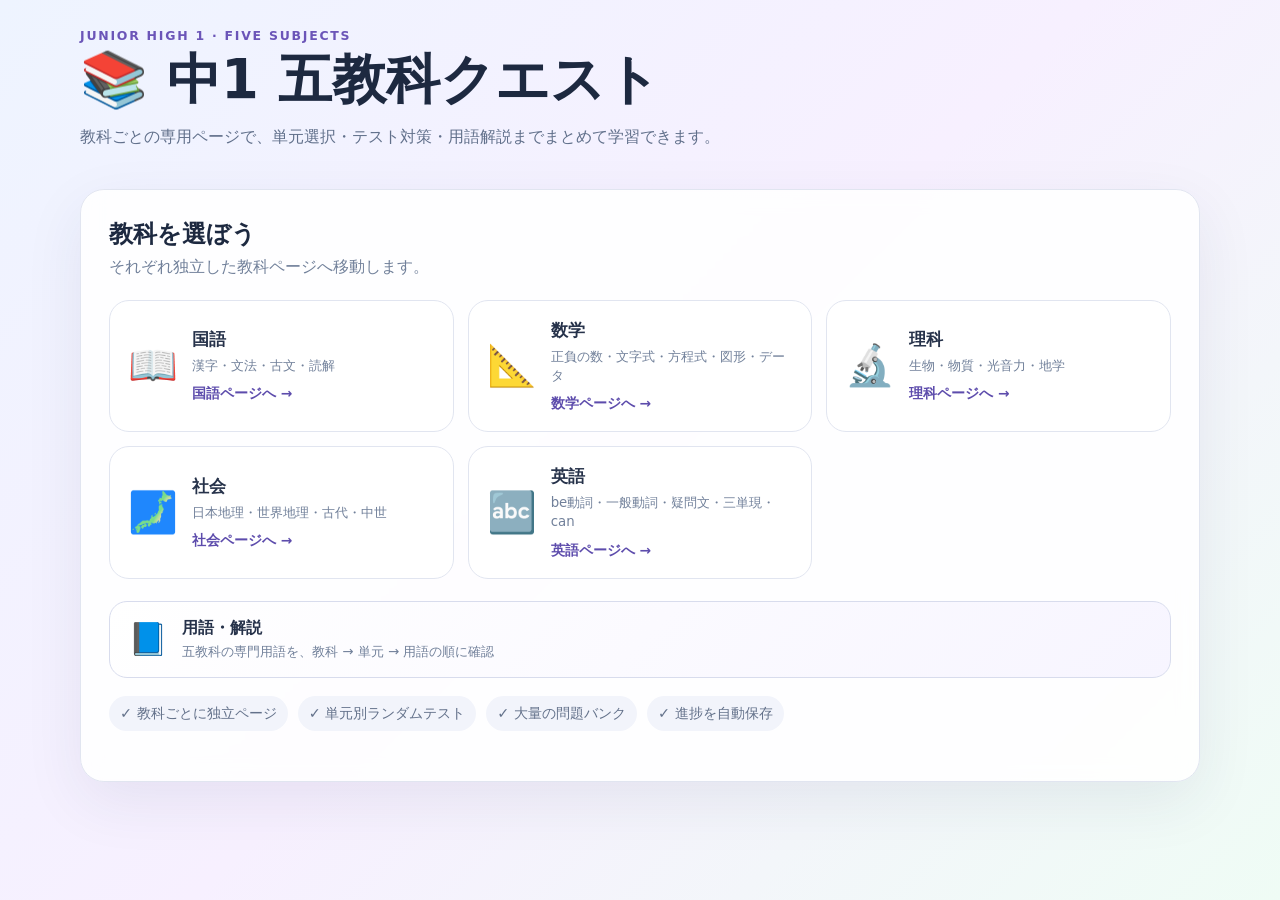
<file: index.html>
<!doctype html><html lang="ja"><head><meta charset="utf-8"><meta name="viewport" content="width=device-width,initial-scale=1"><meta http-equiv="Cache-Control" content="no-cache, no-store, must-revalidate"><meta http-equiv="Pragma" content="no-cache"><meta http-equiv="Expires" content="0"><title>中1 五教科クエスト</title><link rel="stylesheet" href="style.css?v=20260824-6"></head><body><main class="app"><header class="hero"><div><p class="eyebrow">JUNIOR HIGH 1 · FIVE SUBJECTS</p><h1>📚 中1 五教科クエスト</h1><p class="lead">教科ごとの専用ページで、単元選択・テスト対策・用語解説までまとめて学習できます。</p></div></header><section class="page-screen active"><div class="card"><div class="section-heading"><h2>教科を選ぼう</h2><p>それぞれ独立した教科ページへ移動します。</p></div><div id="resumeArea" class="resume-area hidden"></div><div class="subject-grid home-subject-grid"><a class="subject-card" href="japanese.html"><span class="subject-icon">📖</span><div><b>国語</b><small>漢字・文法・古文・読解</small><em>国語ページへ →</em></div></a><a class="subject-card" href="math.html"><span class="subject-icon">📐</span><div><b>数学</b><small>正負の数・文字式・方程式・図形・データ</small><em>数学ページへ →</em></div></a><a class="subject-card" href="science.html"><span class="subject-icon">🔬</span><div><b>理科</b><small>生物・物質・光音力・地学</small><em>理科ページへ →</em></div></a><a class="subject-card" href="social.html"><span class="subject-icon">🗾</span><div><b>社会</b><small>日本地理・世界地理・古代・中世</small><em>社会ページへ →</em></div></a><a class="subject-card" href="english.html"><span class="subject-icon">🔤</span><div><b>英語</b><small>be動詞・一般動詞・疑問文・三単現・can</small><em>英語ページへ →</em></div></a></div><div class="home-tools"><a class="tool-card" href="glossary.html"><span>📘</span><div><b>用語・解説</b><small>五教科の専門用語を、教科 → 単元 → 用語の順に確認</small></div></a></div><div class="features"><span>✓ 教科ごとに独立ページ</span><span>✓ 単元別ランダムテスト</span><span>✓ 大量の問題バンク</span><span>✓ 進捗を自動保存</span></div></div></section></main><script src="progress-home.js?v=20260824-6"></script></body></html>
</file>
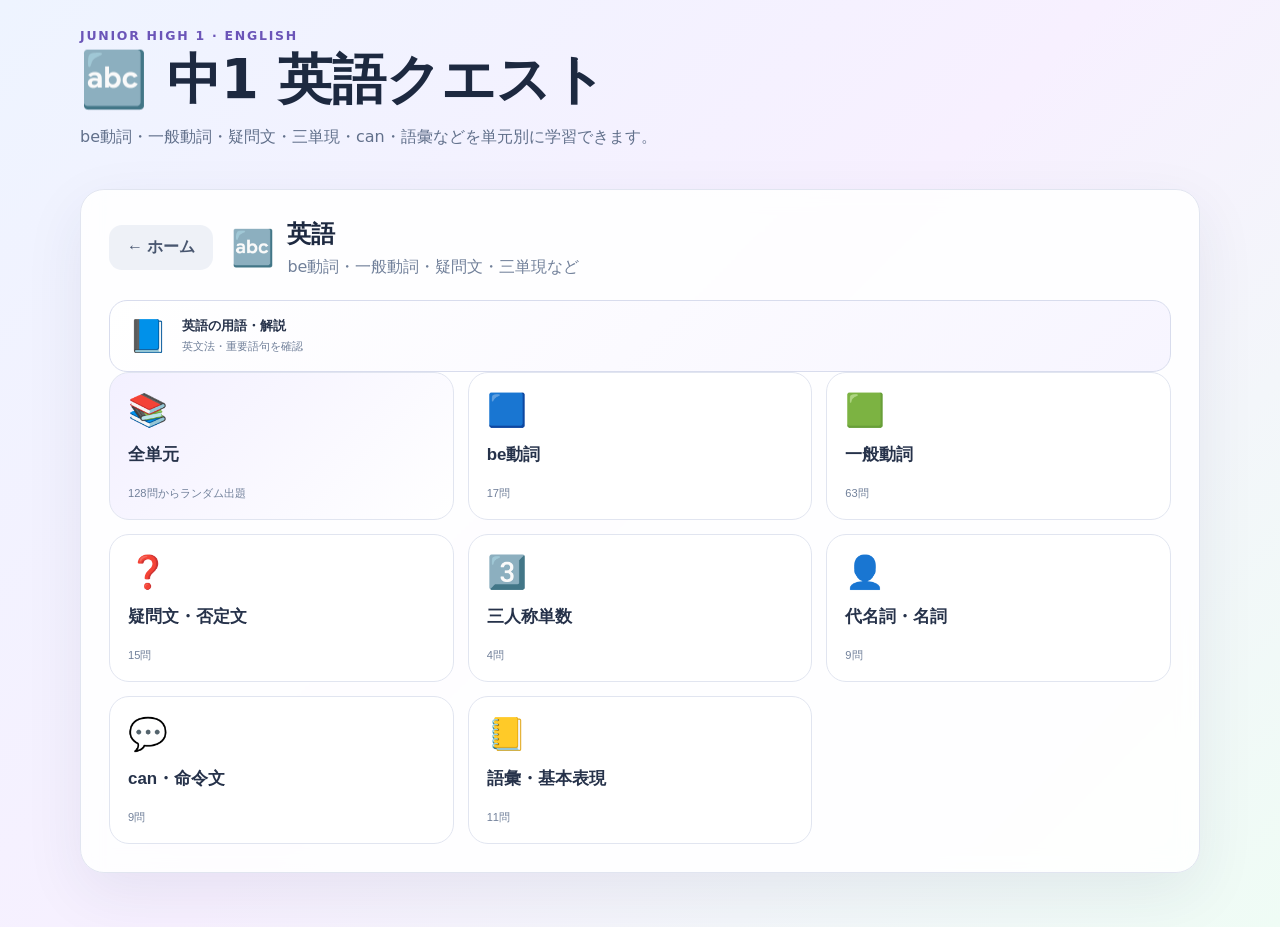
<file: english.html>
<!doctype html><html lang="ja"><head><meta charset="utf-8"><meta name="viewport" content="width=device-width,initial-scale=1"><meta http-equiv="Cache-Control" content="no-cache, no-store, must-revalidate"><meta http-equiv="Pragma" content="no-cache"><meta http-equiv="Expires" content="0"><title>中1 英語クエスト</title><link rel="stylesheet" href="style.css?v=20260824-6"></head><body data-subject="english"><main class="app"><header class="hero"><div><p class="eyebrow">JUNIOR HIGH 1 · ENGLISH</p><h1>🔤 中1 英語クエスト</h1><p class="lead">be動詞・一般動詞・疑問文・三単現・can・語彙などを単元別に学習できます。</p></div></header><section id="unitScreen" class="page-screen active"><div class="card"><div class="unit-head"><button id="backHome" class="ghost">← ホーム</button><div class="subject-title"><span id="pageSubjectIcon"></span><div><h2 id="pageSubjectName"></h2><p id="pageSubjectDescription"></p></div></div></div><div class="subject-actions"><button id="openGlossary" class="tool-card"><span>📘</span><div><b>英語の用語・解説</b><small>英文法・重要語句を確認</small></div></button></div><div id="subjectUnitGrid" class="unit-grid"></div></div></section><section id="quizScreen" class="page-screen"><div class="quiz-top"><div><span id="quizUnitTop"></span><span id="quizNo"></span></div><div id="quizScore">0問正解</div></div><div class="progress"><div id="quizProgress"></div></div><div class="card question-card"><div class="question-meta"><span class="question-tag" id="quizDifficulty">標準</span><span class="unit-tag" id="quizUnit"></span></div><h2 id="quizText"></h2><div class="question-tools"><button id="showTerms" class="term-button">📘 この問題の用語を見る</button><button id="showHint" class="hint-button">💡 ポイントを見る</button></div><div id="termPanel" class="term-panel hidden"></div><div id="hintPanel" class="hint-panel hidden"></div><div id="choices" class="choices"></div><div id="feedback" class="feedback hidden"></div><div class="actions"><button id="nextButton" class="primary" disabled>次の問題</button><button id="quitQuiz" class="ghost">単元選択へ</button></div></div></section><section id="resultScreen" class="page-screen"><div class="card result-card"><p class="eyebrow">QUIZ COMPLETE</p><h2>おつかれさま！</h2><div class="score-ring"><span id="resultScore">0</span><small>/ 100</small></div><p id="resultSummary"></p><div id="mistakeReview" class="review"></div><div class="actions center"><button id="retryQuiz" class="primary">もう一度</button><button id="resultHome" class="ghost">ホームへ</button></div></div></section></main><script src="quiz-data.js?v=20260824-6"></script><script src="data-bridge.js?v=20260824-6"></script><script src="question-bank.js?v=20260824-6"></script><script src="question-bank-fix.js?v=20260824-6"></script><script src="glossary-data.js?v=20260824-6"></script><script src="subject-page.js?v=20260824-6"></script></body></html>
</file>
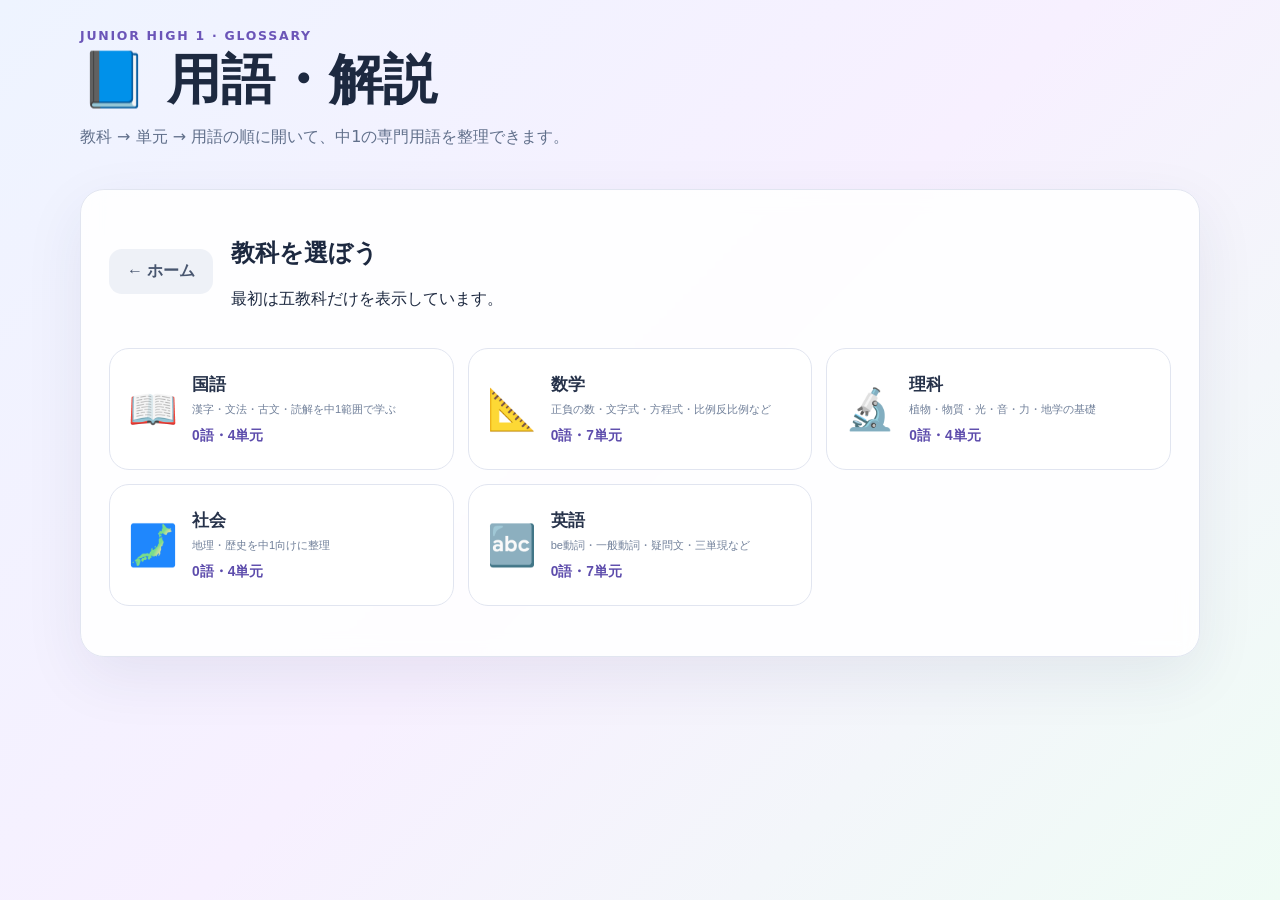
<file: glossary.html>
<!doctype html><html lang="ja"><head><meta charset="utf-8"><meta name="viewport" content="width=device-width,initial-scale=1"><meta http-equiv="Cache-Control" content="no-cache, no-store, must-revalidate"><meta http-equiv="Pragma" content="no-cache"><meta http-equiv="Expires" content="0"><title>中1 用語・解説</title><link rel="stylesheet" href="style.css?v=20260824-5"></head><body><main class="app"><header class="hero"><div><p class="eyebrow">JUNIOR HIGH 1 · GLOSSARY</p><h1>📘 用語・解説</h1><p class="lead">教科 → 単元 → 用語の順に開いて、中1の専門用語を整理できます。</p></div></header><section id="glossarySubjectScreen" class="page-screen active"><div class="card"><div class="unit-head"><button id="homeButton" class="ghost">← ホーム</button><div><h2>教科を選ぼう</h2><p>最初は五教科だけを表示しています。</p></div></div><div id="glossarySubjectGrid" class="subject-grid"></div></div></section><section id="glossaryUnitScreen" class="page-screen"><div class="card"><div class="unit-head"><button id="backToSubjects" class="ghost">← 教科一覧</button><div class="subject-title"><span id="glossaryUnitIcon"></span><div><h2 id="glossaryUnitName"></h2><p id="glossaryUnitDescription"></p></div></div></div><div id="glossaryUnitGrid" class="unit-grid"></div></div></section><section id="glossaryTermsScreen" class="page-screen"><div class="card glossary-card"><div class="glossary-head"><button id="backToUnits" class="ghost">← 単元一覧</button><div><h2 id="glossaryTermsTitle">用語一覧</h2><p>専門用語を選んで意味と詳しい解説を確認できます。</p></div></div><div class="glossary-controls"><input id="termSearch" type="search" placeholder="用語・読み・説明を検索"></div><div id="termCount" class="glossary-count"></div><div id="termList" class="glossary-list"></div></div></section></main><script src="quiz-data.js?v=20260824-5"></script><script src="data-bridge.js?v=20260824-5"></script><script src="glossary-data.js?v=20260824-5"></script><script src="glossary-page.js?v=20260824-5"></script></body></html>
</file>
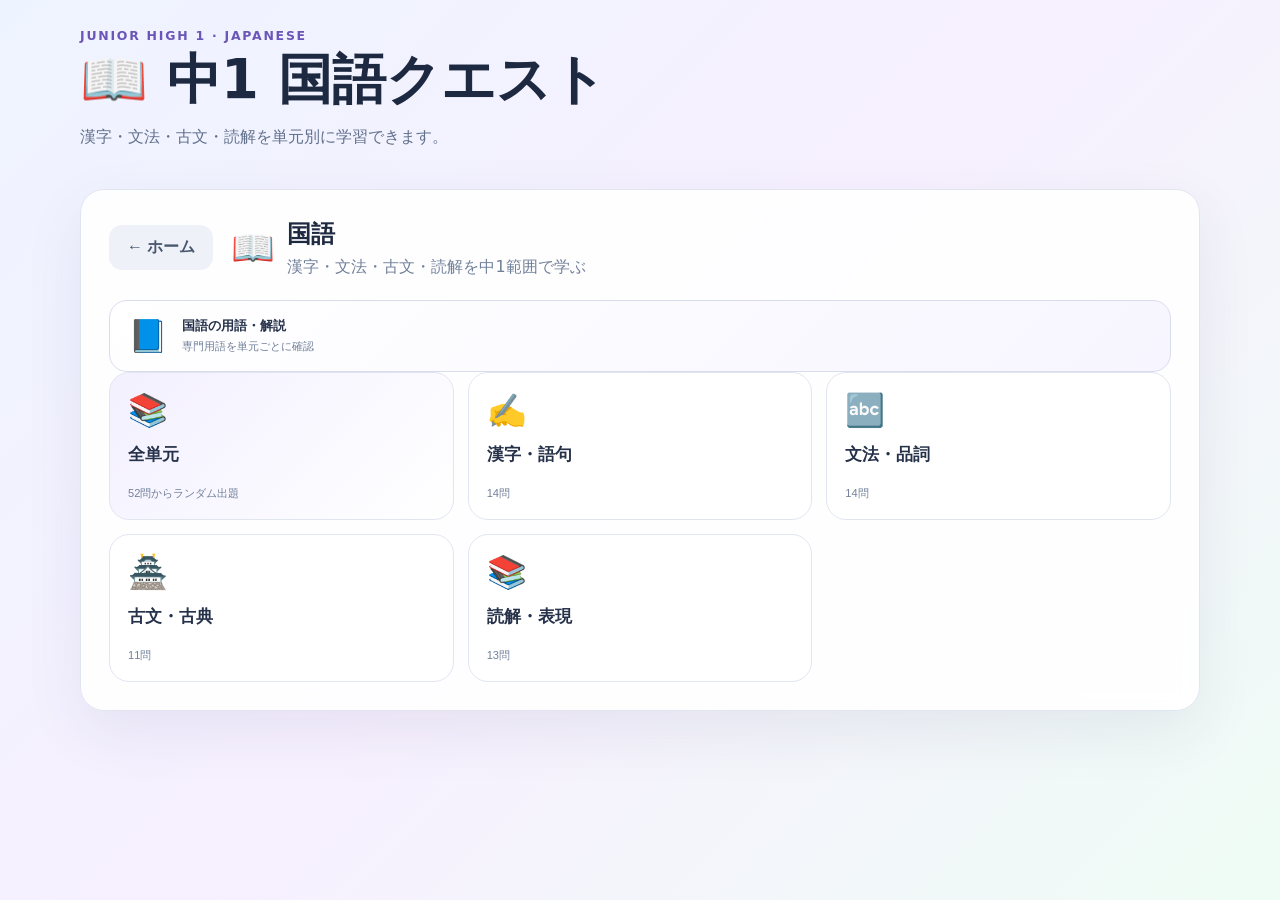
<file: japanese.html>
<!doctype html><html lang="ja"><head><meta charset="utf-8"><meta name="viewport" content="width=device-width,initial-scale=1"><meta http-equiv="Cache-Control" content="no-cache, no-store, must-revalidate"><meta http-equiv="Pragma" content="no-cache"><meta http-equiv="Expires" content="0"><title>中1 国語クエスト</title><link rel="stylesheet" href="style.css?v=20260824-6"></head><body data-subject="japanese"><main class="app"><header class="hero"><div><p class="eyebrow">JUNIOR HIGH 1 · JAPANESE</p><h1>📖 中1 国語クエスト</h1><p class="lead">漢字・文法・古文・読解を単元別に学習できます。</p></div></header><section id="unitScreen" class="page-screen active"><div class="card"><div class="unit-head"><button id="backHome" class="ghost">← ホーム</button><div class="subject-title"><span id="pageSubjectIcon"></span><div><h2 id="pageSubjectName"></h2><p id="pageSubjectDescription"></p></div></div></div><div class="subject-actions"><button id="openGlossary" class="tool-card"><span>📘</span><div><b>国語の用語・解説</b><small>専門用語を単元ごとに確認</small></div></button></div><div id="subjectUnitGrid" class="unit-grid"></div></div></section><section id="quizScreen" class="page-screen"><div class="quiz-top"><div><span id="quizUnitTop"></span><span id="quizNo"></span></div><div id="quizScore">0問正解</div></div><div class="progress"><div id="quizProgress"></div></div><div class="card question-card"><div class="question-meta"><span class="question-tag" id="quizDifficulty">標準</span><span class="unit-tag" id="quizUnit"></span></div><h2 id="quizText"></h2><div class="question-tools"><button id="showTerms" class="term-button">📘 この問題の用語を見る</button><button id="showHint" class="hint-button">💡 ポイントを見る</button></div><div id="termPanel" class="term-panel hidden"></div><div id="hintPanel" class="hint-panel hidden"></div><div id="choices" class="choices"></div><div id="feedback" class="feedback hidden"></div><div class="actions"><button id="nextButton" class="primary" disabled>次の問題</button><button id="quitQuiz" class="ghost">単元選択へ</button></div></div></section><section id="resultScreen" class="page-screen"><div class="card result-card"><p class="eyebrow">QUIZ COMPLETE</p><h2>おつかれさま！</h2><div class="score-ring"><span id="resultScore">0</span><small>/ 100</small></div><p id="resultSummary"></p><div id="mistakeReview" class="review"></div><div class="actions center"><button id="retryQuiz" class="primary">もう一度</button><button id="resultHome" class="ghost">ホームへ</button></div></div></section></main><script src="quiz-data.js?v=20260824-6"></script><script src="data-bridge.js?v=20260824-6"></script><script src="question-bank.js?v=20260824-6"></script><script src="question-bank-fix.js?v=20260824-6"></script><script src="glossary-data.js?v=20260824-6"></script><script src="subject-page.js?v=20260824-6"></script></body></html>
</file>
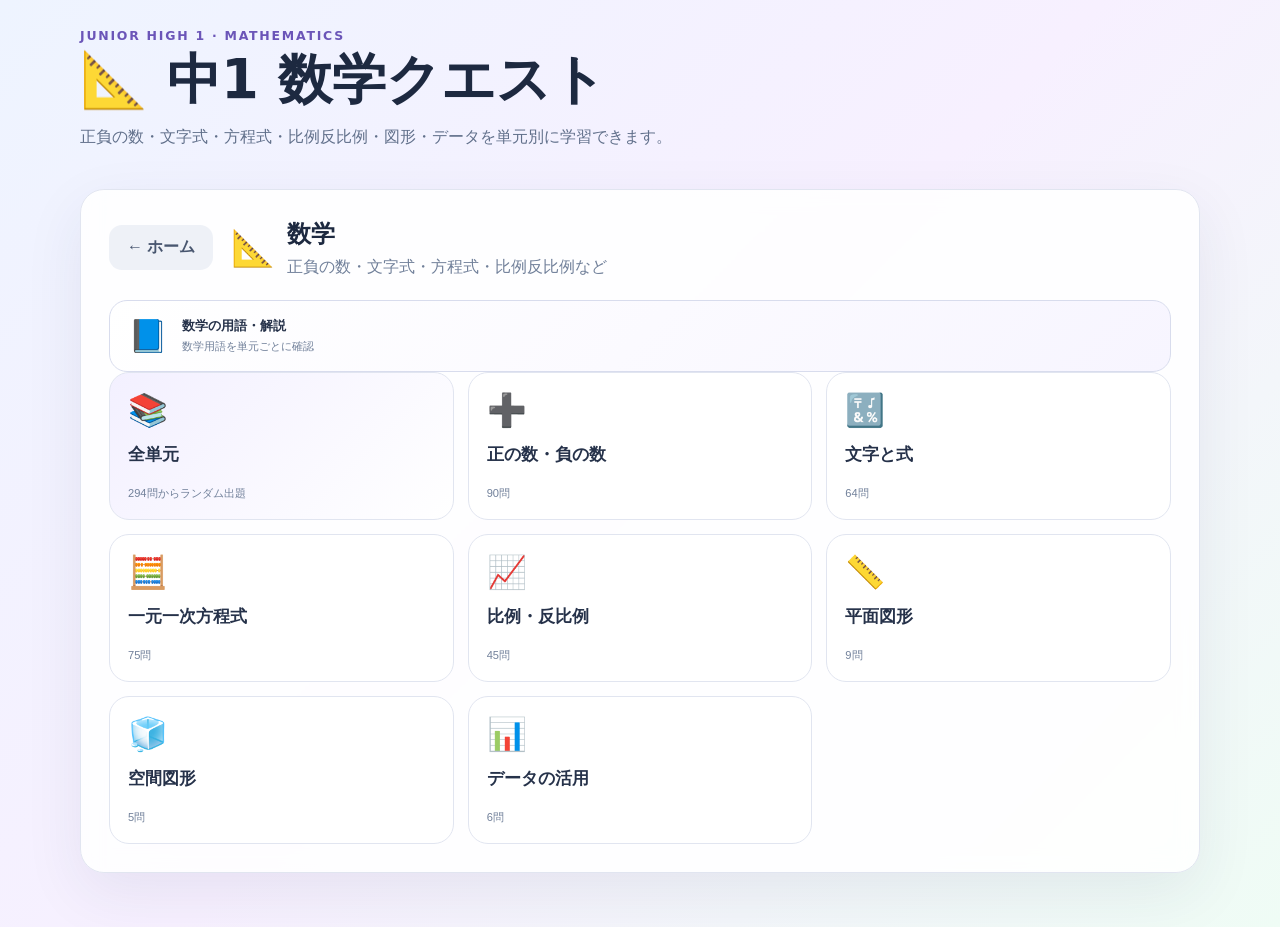
<file: math.html>
<!doctype html><html lang="ja"><head><meta charset="utf-8"><meta name="viewport" content="width=device-width,initial-scale=1"><meta http-equiv="Cache-Control" content="no-cache, no-store, must-revalidate"><meta http-equiv="Pragma" content="no-cache"><meta http-equiv="Expires" content="0"><title>中1 数学クエスト</title><link rel="stylesheet" href="style.css?v=20260824-6"></head><body data-subject="math"><main class="app"><header class="hero"><div><p class="eyebrow">JUNIOR HIGH 1 · MATHEMATICS</p><h1>📐 中1 数学クエスト</h1><p class="lead">正負の数・文字式・方程式・比例反比例・図形・データを単元別に学習できます。</p></div></header><section id="unitScreen" class="page-screen active"><div class="card"><div class="unit-head"><button id="backHome" class="ghost">← ホーム</button><div class="subject-title"><span id="pageSubjectIcon"></span><div><h2 id="pageSubjectName"></h2><p id="pageSubjectDescription"></p></div></div></div><div class="subject-actions"><button id="openGlossary" class="tool-card"><span>📘</span><div><b>数学の用語・解説</b><small>数学用語を単元ごとに確認</small></div></button></div><div id="subjectUnitGrid" class="unit-grid"></div></div></section><section id="quizScreen" class="page-screen"><div class="quiz-top"><div><span id="quizUnitTop"></span><span id="quizNo"></span></div><div id="quizScore">0問正解</div></div><div class="progress"><div id="quizProgress"></div></div><div class="card question-card"><div class="question-meta"><span class="question-tag" id="quizDifficulty">標準</span><span class="unit-tag" id="quizUnit"></span></div><h2 id="quizText"></h2><div class="question-tools"><button id="showTerms" class="term-button">📘 この問題の用語を見る</button><button id="showHint" class="hint-button">💡 ポイントを見る</button></div><div id="termPanel" class="term-panel hidden"></div><div id="hintPanel" class="hint-panel hidden"></div><div id="choices" class="choices"></div><div id="feedback" class="feedback hidden"></div><div class="actions"><button id="nextButton" class="primary" disabled>次の問題</button><button id="quitQuiz" class="ghost">単元選択へ</button></div></div></section><section id="resultScreen" class="page-screen"><div class="card result-card"><p class="eyebrow">QUIZ COMPLETE</p><h2>おつかれさま！</h2><div class="score-ring"><span id="resultScore">0</span><small>/ 100</small></div><p id="resultSummary"></p><div id="mistakeReview" class="review"></div><div class="actions center"><button id="retryQuiz" class="primary">もう一度</button><button id="resultHome" class="ghost">ホームへ</button></div></div></section></main><script src="quiz-data.js?v=20260824-6"></script><script src="data-bridge.js?v=20260824-6"></script><script src="question-bank.js?v=20260824-6"></script><script src="question-bank-fix.js?v=20260824-6"></script><script src="glossary-data.js?v=20260824-6"></script><script src="subject-page.js?v=20260824-6"></script></body></html>
</file>
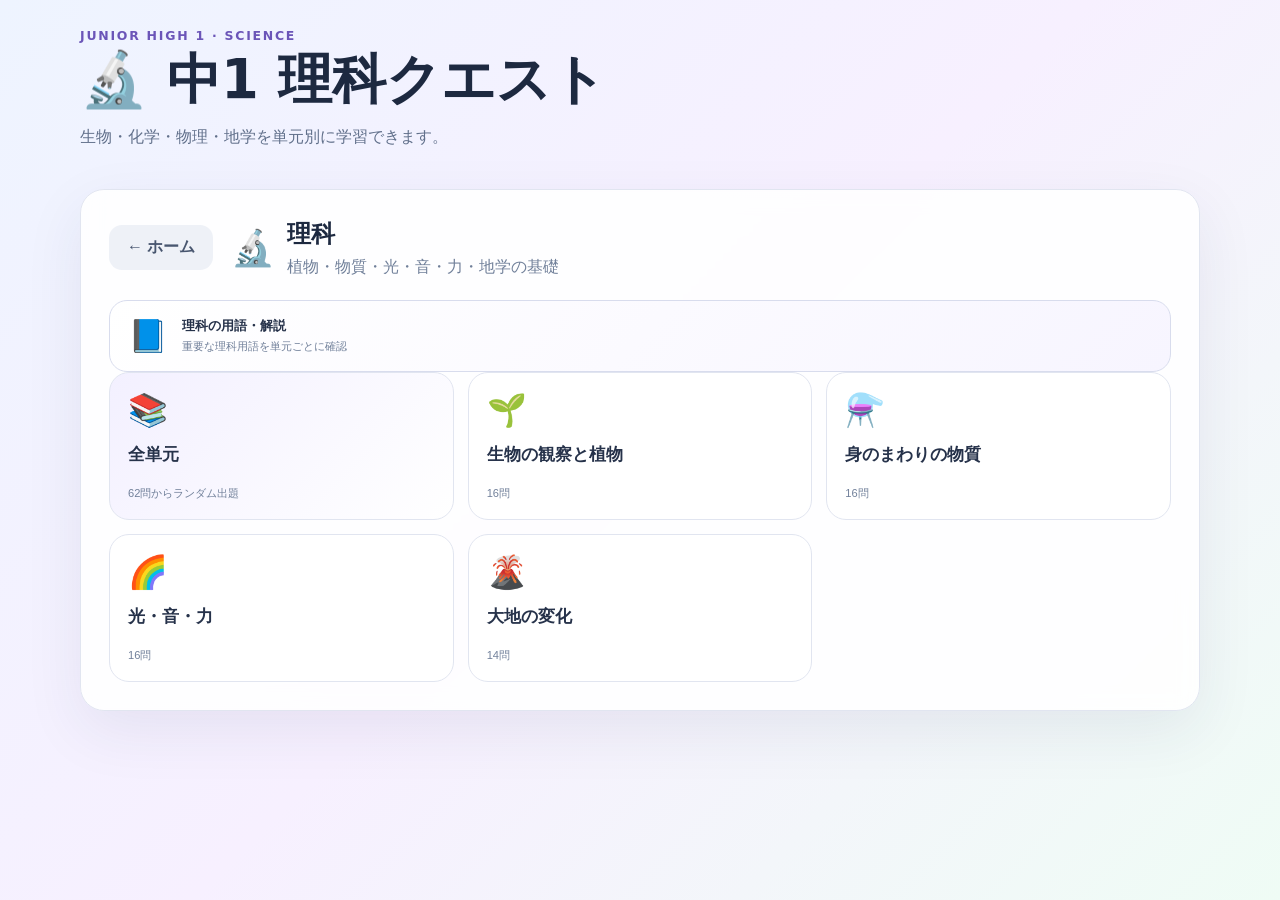
<file: science.html>
<!doctype html><html lang="ja"><head><meta charset="utf-8"><meta name="viewport" content="width=device-width,initial-scale=1"><meta http-equiv="Cache-Control" content="no-cache, no-store, must-revalidate"><meta http-equiv="Pragma" content="no-cache"><meta http-equiv="Expires" content="0"><title>中1 理科クエスト</title><link rel="stylesheet" href="style.css?v=20260824-6"></head><body data-subject="science"><main class="app"><header class="hero"><div><p class="eyebrow">JUNIOR HIGH 1 · SCIENCE</p><h1>🔬 中1 理科クエスト</h1><p class="lead">生物・化学・物理・地学を単元別に学習できます。</p></div></header><section id="unitScreen" class="page-screen active"><div class="card"><div class="unit-head"><button id="backHome" class="ghost">← ホーム</button><div class="subject-title"><span id="pageSubjectIcon"></span><div><h2 id="pageSubjectName"></h2><p id="pageSubjectDescription"></p></div></div></div><div class="subject-actions"><button id="openGlossary" class="tool-card"><span>📘</span><div><b>理科の用語・解説</b><small>重要な理科用語を単元ごとに確認</small></div></button></div><div id="subjectUnitGrid" class="unit-grid"></div></div></section><section id="quizScreen" class="page-screen"><div class="quiz-top"><div><span id="quizUnitTop"></span><span id="quizNo"></span></div><div id="quizScore">0問正解</div></div><div class="progress"><div id="quizProgress"></div></div><div class="card question-card"><div class="question-meta"><span class="question-tag" id="quizDifficulty">標準</span><span class="unit-tag" id="quizUnit"></span></div><h2 id="quizText"></h2><div class="question-tools"><button id="showTerms" class="term-button">📘 この問題の用語を見る</button><button id="showHint" class="hint-button">💡 ポイントを見る</button></div><div id="termPanel" class="term-panel hidden"></div><div id="hintPanel" class="hint-panel hidden"></div><div id="choices" class="choices"></div><div id="feedback" class="feedback hidden"></div><div class="actions"><button id="nextButton" class="primary" disabled>次の問題</button><button id="quitQuiz" class="ghost">単元選択へ</button></div></div></section><section id="resultScreen" class="page-screen"><div class="card result-card"><p class="eyebrow">QUIZ COMPLETE</p><h2>おつかれさま！</h2><div class="score-ring"><span id="resultScore">0</span><small>/ 100</small></div><p id="resultSummary"></p><div id="mistakeReview" class="review"></div><div class="actions center"><button id="retryQuiz" class="primary">もう一度</button><button id="resultHome" class="ghost">ホームへ</button></div></div></section></main><script src="quiz-data.js?v=20260824-6"></script><script src="data-bridge.js?v=20260824-6"></script><script src="question-bank.js?v=20260824-6"></script><script src="question-bank-fix.js?v=20260824-6"></script><script src="glossary-data.js?v=20260824-6"></script><script src="subject-page.js?v=20260824-6"></script></body></html>
</file>
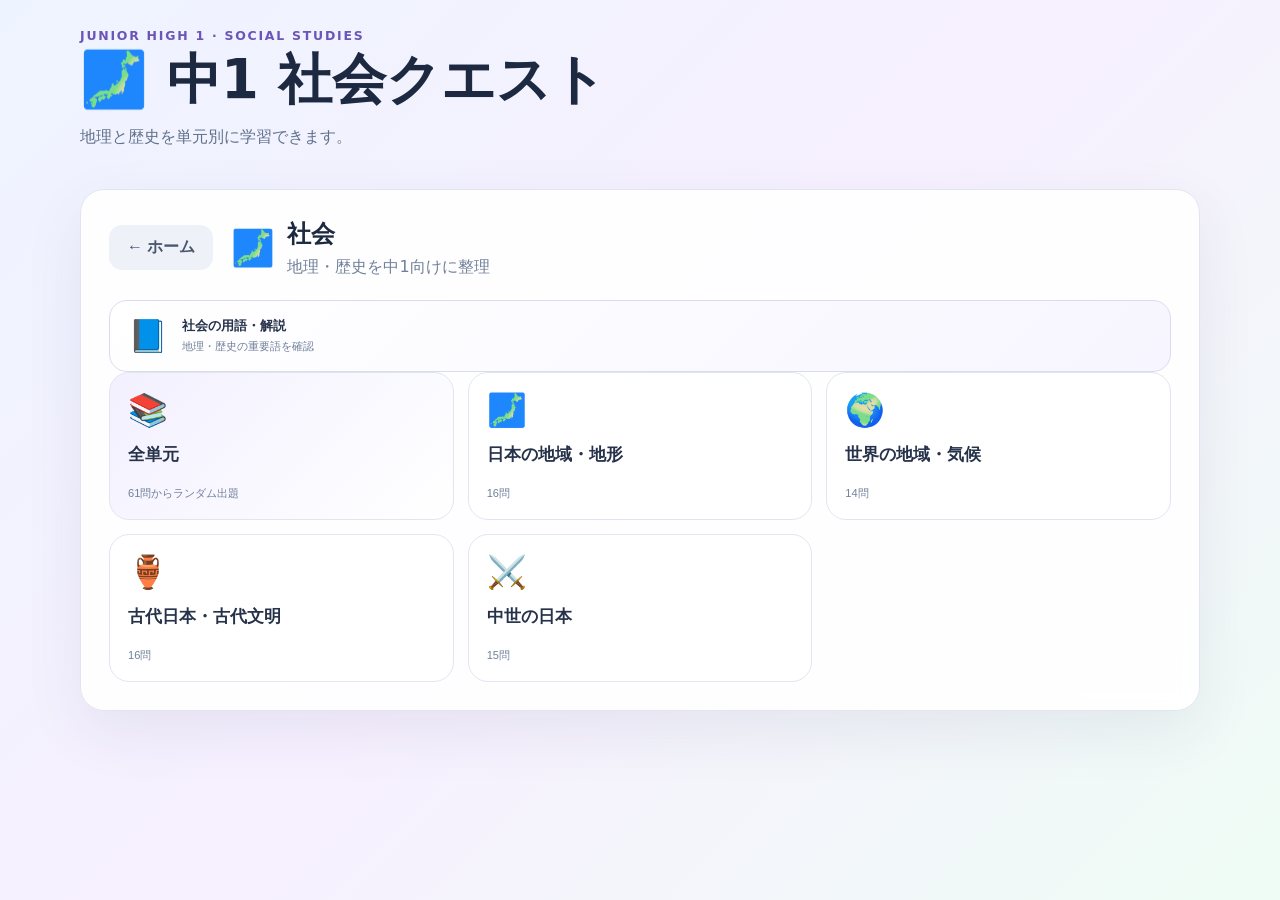
<file: social.html>
<!doctype html><html lang="ja"><head><meta charset="utf-8"><meta name="viewport" content="width=device-width,initial-scale=1"><meta http-equiv="Cache-Control" content="no-cache, no-store, must-revalidate"><meta http-equiv="Pragma" content="no-cache"><meta http-equiv="Expires" content="0"><title>中1 社会クエスト</title><link rel="stylesheet" href="style.css?v=20260824-6"></head><body data-subject="social"><main class="app"><header class="hero"><div><p class="eyebrow">JUNIOR HIGH 1 · SOCIAL STUDIES</p><h1>🗾 中1 社会クエスト</h1><p class="lead">地理と歴史を単元別に学習できます。</p></div></header><section id="unitScreen" class="page-screen active"><div class="card"><div class="unit-head"><button id="backHome" class="ghost">← ホーム</button><div class="subject-title"><span id="pageSubjectIcon"></span><div><h2 id="pageSubjectName"></h2><p id="pageSubjectDescription"></p></div></div></div><div class="subject-actions"><button id="openGlossary" class="tool-card"><span>📘</span><div><b>社会の用語・解説</b><small>地理・歴史の重要語を確認</small></div></button></div><div id="subjectUnitGrid" class="unit-grid"></div></div></section><section id="quizScreen" class="page-screen"><div class="quiz-top"><div><span id="quizUnitTop"></span><span id="quizNo"></span></div><div id="quizScore">0問正解</div></div><div class="progress"><div id="quizProgress"></div></div><div class="card question-card"><div class="question-meta"><span class="question-tag" id="quizDifficulty">標準</span><span class="unit-tag" id="quizUnit"></span></div><h2 id="quizText"></h2><div class="question-tools"><button id="showTerms" class="term-button">📘 この問題の用語を見る</button><button id="showHint" class="hint-button">💡 ポイントを見る</button></div><div id="termPanel" class="term-panel hidden"></div><div id="hintPanel" class="hint-panel hidden"></div><div id="choices" class="choices"></div><div id="feedback" class="feedback hidden"></div><div class="actions"><button id="nextButton" class="primary" disabled>次の問題</button><button id="quitQuiz" class="ghost">単元選択へ</button></div></div></section><section id="resultScreen" class="page-screen"><div class="card result-card"><p class="eyebrow">QUIZ COMPLETE</p><h2>おつかれさま！</h2><div class="score-ring"><span id="resultScore">0</span><small>/ 100</small></div><p id="resultSummary"></p><div id="mistakeReview" class="review"></div><div class="actions center"><button id="retryQuiz" class="primary">もう一度</button><button id="resultHome" class="ghost">ホームへ</button></div></div></section></main><script src="quiz-data.js?v=20260824-6"></script><script src="data-bridge.js?v=20260824-6"></script><script src="question-bank.js?v=20260824-6"></script><script src="question-bank-fix.js?v=20260824-6"></script><script src="glossary-data.js?v=20260824-6"></script><script src="subject-page.js?v=20260824-6"></script></body></html>
</file>
<file: style.css>
*{box-sizing:border-box}html{color-scheme:light}body{margin:0;font-family:system-ui,-apple-system,BlinkMacSystemFont,"Segoe UI","Hiragino Kaku Gothic ProN","Yu Gothic",sans-serif;background:linear-gradient(135deg,#eef4ff,#f7f0ff 50%,#effcf5);color:#1d2940;min-height:100vh}.app{width:min(1120px,calc(100% - 28px));margin:auto;padding:28px 0 54px}.hero{display:flex;justify-content:space-between;gap:20px;align-items:flex-start;margin-bottom:22px}.eyebrow{margin:0 0 8px;font-size:.78rem;letter-spacing:.14em;font-weight:900;color:#6b55b8}.hero h1{margin:0;font-size:clamp(2rem,5vw,3.4rem);line-height:1.05}.lead{max-width:800px;line-height:1.65;color:#61708b}.best-score{background:#fff;border:1px solid #dfe4f2;border-radius:999px;padding:10px 15px;font-weight:900;box-shadow:0 10px 28px #24355a14;white-space:nowrap}.screen,.page-screen{display:none}.screen.active,.page-screen.active{display:block}.card{background:#ffffffdf;border:1px solid #e1e5f0;border-radius:24px;padding:28px;box-shadow:0 20px 60px #26365a14;backdrop-filter:blur(10px)}.section-heading h2,.subject-title h2,.glossary-head h2{margin:0}.section-heading p,.subject-title p,.glossary-head p{margin:7px 0 0;color:#71809a}.subject-grid{display:grid;grid-template-columns:repeat(3,1fr);gap:14px;margin:22px 0}.subject-card,.unit-card{border:1px solid #e1e5f0;background:#fff;border-radius:20px;padding:18px;text-align:left;cursor:pointer;color:#26324a;transition:.18s;display:flex;align-items:center;gap:14px;min-height:122px;text-decoration:none}.subject-card:hover,.unit-card:hover{transform:translateY(-3px);box-shadow:0 12px 28px #34436b18;border-color:#a99de2}.subject-card.overall,.unit-card.all-unit{background:linear-gradient(135deg,#f3f0ff,#fff)}.subject-icon,.unit-card>span{font-size:2.5rem;flex:none}.subject-card b,.unit-card b{display:block;font-size:1.06rem}.subject-card small,.unit-card small{display:block;color:#71809a;line-height:1.45;margin-top:5px}.subject-card em{display:inline-block;margin-top:10px;color:#5d4cac;font-weight:800;font-size:.86rem;font-style:normal}.home-tools{margin:6px 0 18px}.tool-card{width:100%;border:1px solid #d8dced;background:linear-gradient(135deg,#fff,#f7f5ff);border-radius:18px;padding:16px 18px;text-align:left;cursor:pointer;display:flex;align-items:center;gap:14px;color:#26324a;text-decoration:none}.tool-card:hover{border-color:#a99de2;box-shadow:0 10px 24px #34436b12}.tool-card span{font-size:2rem}.tool-card b{display:block}.tool-card small{display:block;color:#71809a;margin-top:4px}.features{display:flex;flex-wrap:wrap;gap:10px;margin-bottom:22px}.features span{background:#f2f4fb;padding:8px 11px;border-radius:999px;font-size:.9rem;color:#63718a}.primary,.ghost,.term-button,.hint-button,.inline-link-button{border:0;border-radius:13px;padding:12px 18px;font-size:1rem;font-weight:850;cursor:pointer;transition:.16s}.primary{background:#6355b9;color:#fff;box-shadow:0 10px 20px #6355b933}.primary:hover:not(:disabled){transform:translateY(-2px);background:#5145a4}.primary:disabled{opacity:.45;cursor:not-allowed}.ghost{background:#eef1f7;color:#48566f}.ghost:hover{background:#e5e9f2}.wide{width:100%}.unit-head,.glossary-head{display:flex;align-items:center;gap:18px;margin-bottom:22px}.subject-title{display:flex;align-items:center;gap:12px}.subject-title>span{font-size:2.2rem}.unit-grid{display:grid;grid-template-columns:repeat(3,1fr);gap:14px}.unit-card{min-height:120px;flex-direction:column;align-items:flex-start;justify-content:center}.unit-card>span{font-size:2rem}.glossary-subject-grid,.glossary-unit-grid{display:grid;grid-template-columns:repeat(2,1fr);gap:14px;margin-top:22px}.glossary-subject-card,.glossary-unit-card{border:1px solid #e1e5f0;background:#fff;border-radius:20px;padding:22px;text-align:left;cursor:pointer;color:#26324a;display:flex;align-items:center;gap:16px;min-height:130px;transition:.18s}.glossary-subject-card:hover,.glossary-unit-card:hover{transform:translateY(-3px);box-shadow:0 12px 28px #34436b18;border-color:#a99de2}.glossary-subject-card>span,.glossary-unit-card>span{font-size:2.6rem}.glossary-subject-card b,.glossary-unit-card b{font-size:1.08rem}.glossary-subject-card small,.glossary-unit-card small{display:block;color:#71809a;margin-top:6px}.glossary-breadcrumb{font-size:.86rem;color:#6d7890;background:#f3f4f9;border-radius:999px;padding:8px 12px;display:inline-block}.glossary-controls{display:grid;grid-template-columns:1fr;gap:10px;margin:18px 0 12px}.glossary-controls input{width:100%;padding:12px 13px;border:1px solid #dfe3ee;border-radius:12px;background:#fff;color:#26324a;font:inherit}.glossary-count{font-size:.9rem;color:#6e7c92;margin:6px 0 14px}.glossary-list{display:grid;grid-template-columns:1fr 1fr;gap:14px}.glossary-term-card{border:1px solid #e2e5ef;background:#fff;border-radius:18px;padding:18px;text-align:left;cursor:pointer;color:#26324a;display:flex;flex-direction:column;align-items:flex-start;gap:4px;transition:.18s}.glossary-term-card:hover{transform:translateY(-2px);border-color:#a99de2;box-shadow:0 10px 22px #34436b12}.term-title{font-size:1.18rem;font-weight:900;color:#2d3953}.term-summary{color:#61708b;line-height:1.55;margin-top:7px}.glossary-detail-page{background:#fff;border:1px solid #e2e5ef;border-radius:18px;padding:22px}.glossary-detail-page .ghost{margin-bottom:16px}.glossary-detail-page h3{font-size:1.7rem;margin:12px 0 0}.glossary-detail-page h4{margin:20px 0 6px;color:#5d4cac}.glossary-detail-page p{line-height:1.7;margin:5px 0}.reading{display:inline-block;margin-top:4px;color:#7a879a;font-size:.85rem}.empty-state{background:#fff;border:1px dashed #d8ddea;border-radius:16px;padding:30px;text-align:center;color:#76849a;grid-column:1/-1}.resume-area{margin:20px 0}.resume-card{display:flex;align-items:center;gap:15px;width:100%;padding:18px 20px;border-radius:20px;border:1px solid #b9acec;background:linear-gradient(135deg,#f1edff,#fff);color:#26324a;text-decoration:none;box-shadow:0 12px 28px #34436b10;transition:.18s}.resume-card:hover{transform:translateY(-2px);border-color:#9285d1;box-shadow:0 16px 32px #34436b18}.resume-icon{font-size:2rem;flex:none}.resume-card div{flex:1}.resume-card b,.resume-card small,.resume-card em{display:block}.resume-card small{margin-top:4px;color:#5d6c83}.resume-card em{margin-top:6px;color:#5d4cac;font-style:normal;font-size:.86rem;font-weight:800}.resume-card strong{font-size:1.4rem;color:#5d4cac}.hidden{display:none!important}.quiz-top{display:flex;justify-content:space-between;font-weight:900;margin:8px 2px 12px}.quiz-top span+span{margin-left:12px}.progress{height:10px;background:#e4e7f1;border-radius:999px;overflow:hidden;margin-bottom:18px}.progress div{height:100%;width:0;background:linear-gradient(90deg,#6355b9,#9b8ee8);transition:.25s}.question-card{padding:30px}.question-meta{display:flex;gap:8px;align-items:center;margin-bottom:14px}.question-tag,.unit-tag{display:inline-block;border-radius:999px;padding:6px 10px;font-size:.78rem;font-weight:900}.question-tag{background:#f0edff;color:#5d4cac}.unit-tag{background:#eef8f2;color:#397050}.question-card h2{line-height:1.55;font-size:clamp(1.3rem,3vw,1.8rem);margin:0}.question-tools{display:flex;flex-wrap:wrap;gap:8px;margin:16px 0}.term-button{background:#eef8f2;color:#346c4f}.term-button:hover{background:#e0f2e8}.hint-button{background:#fff6dc;color:#8a6500}.hint-button:hover{background:#ffefbd}.term-panel,.hint-panel{border-radius:16px;padding:14px 16px;margin:10px 0 16px;border:1px solid #dde3ef;background:#fbfcff}.term-panel-title{font-weight:850;margin-bottom:10px}.inline-term{width:100%;display:flex;justify-content:space-between;align-items:flex-start;gap:12px;border:0;background:#fff;border:1px solid #e3e7f0;border-radius:12px;padding:12px;text-align:left;margin:7px 0;cursor:pointer}.inline-term:hover{border-color:#aaa0db}.inline-term b{color:#5d4cac;white-space:nowrap}.inline-term span{color:#64738a;line-height:1.5}.hint-panel{background:#fffbf0;border-color:#f0dfab;line-height:1.65}.hint-panel p{margin:6px 0 10px}.hint-panel a{color:#5d4cac;font-weight:800;text-decoration:none}.term-detail-view{position:relative}.term-detail-view h3{margin:10px 0 0;font-size:1.45rem}.term-detail-view p{line-height:1.65}.mini-close{position:absolute;right:0;top:0;border:0;background:#edf0f6;color:#4d5a70;border-radius:50%;width:32px;height:32px;cursor:pointer;font-size:1.1rem}.inline-link-button{background:transparent;color:#5d4cac;padding:3px 6px;font-size:.9rem}.choices{display:grid;grid-template-columns:1fr 1fr;gap:12px;margin:24px 0}.choice{border:2px solid #e1e5ef;background:#fff;border-radius:16px;text-align:left;padding:16px;font-size:1rem;line-height:1.45;cursor:pointer;color:#26324a}.choice:hover{border-color:#9f95d9;background:#faf9ff}.choice:disabled{cursor:default}.choice.correct{border-color:#54a878;background:#effbf3}.choice.wrong{border-color:#d46b70;background:#fff2f2}.feedback{padding:15px 17px;border-radius:16px;margin:4px 0 18px;line-height:1.6}.feedback.good{background:#effbf3;border:1px solid #bde4ca}.feedback.bad{background:#fff2f2;border:1px solid #f0c9cc}.actions{display:flex;justify-content:space-between;gap:10px}.center{justify-content:center}.result-card{text-align:center}.result-card h2{margin:0 0 8px}.score-ring{width:180px;height:180px;margin:16px auto;border-radius:50%;display:grid;place-content:center;background:radial-gradient(circle,#fff 53%,transparent 55%),conic-gradient(#6355b9 var(--score,0%),#e4e7f1 0)}.score-ring span{font-size:3.4rem;font-weight:950;line-height:1}.score-ring small{color:#71809a}.result-stats{display:grid;grid-template-columns:repeat(3,1fr);gap:12px;margin:22px 0}.result-stats>div{background:#f5f6fb;border-radius:16px;padding:15px}.result-stats b{display:block;font-size:1.5rem}.result-stats span,.review-item .a{color:#71809a;font-size:.9rem}.review{text-align:left;border-top:1px solid #e5e8f0;padding-top:18px}.review-item{border:1px solid #e5e8f0;border-radius:14px;padding:12px 14px;margin:8px 0;background:#fff}.review-item .q{font-weight:850}.review-item .a{margin-top:5px;line-height:1.55}@media(max-width:700px){.subject-grid,.unit-grid,.glossary-list,.glossary-subject-grid,.glossary-unit-grid{grid-template-columns:1fr}.hero{flex-direction:column}.best-score{align-self:flex-start}}@media(max-width:580px){.app{width:calc(100% - 18px);padding-top:18px}.card{padding:20px;border-radius:20px}.choices{grid-template-columns:1fr}.unit-head,.glossary-head{align-items:flex-start;flex-direction:column}.actions{flex-direction:column}.actions>*{width:100%}.question-tools>*{width:100%}.result-stats{grid-template-columns:1fr 1fr}.result-stats>div:last-child{grid-column:1/-1}.inline-term{flex-direction:column}}
</file>
